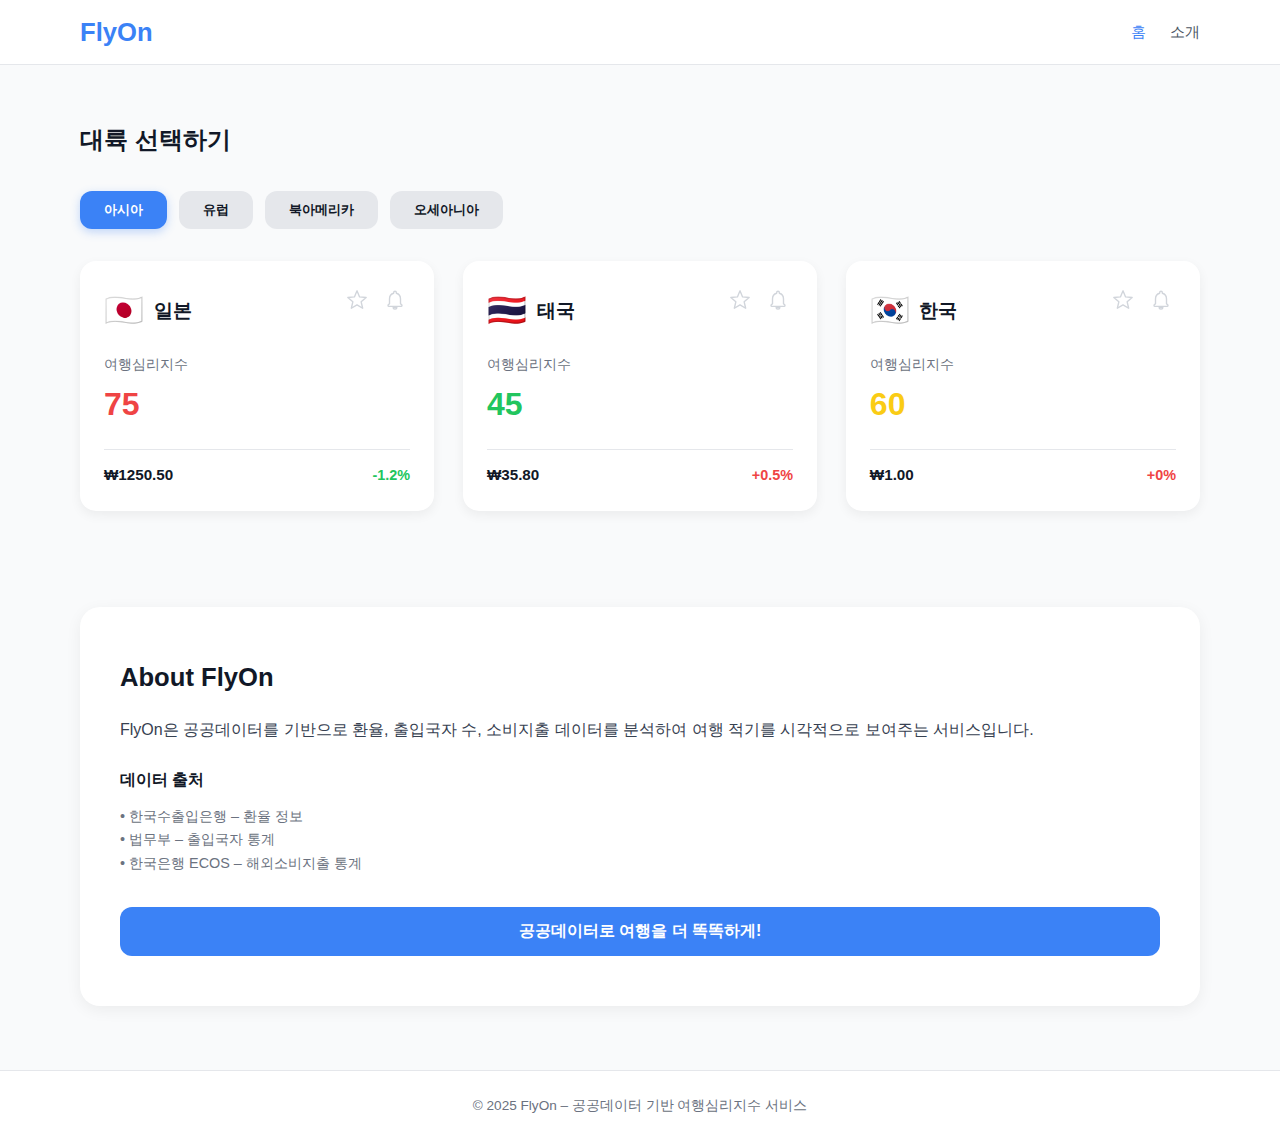
<file: frontend/index.html>
<!DOCTYPE html>
<html lang="ko">
  <head>
    <meta charset="UTF-8" />
    <meta name="viewport" content="width=device-width, initial-scale=1.0" />
    <title>FlyOn – 여행심리지수</title>
    <link rel="stylesheet" href="css/style.css" />
  </head>

  <body>
    <!-- ================= Header ================= -->
    <header>
      <div class="header-container">
        <div class="logo">FlyOn</div>
        <nav class="nav-links">
          <a href="#" class="active">홈</a>
          <a href="#">소개</a>
        </nav>
      </div>
    </header>

    <!-- ================= Main ================= -->
    <main class="container">
      <section>
        <h2>대륙 선택하기</h2>
        <div id="continent-buttons"></div>
      </section>

      <section id="country-list"></section>

      <section id="about-section">
        <h2>About FlyOn</h2>
        <p>
          FlyOn은 공공데이터를 기반으로 환율, 출입국자 수, 소비지출 데이터를 분석하여 여행 적기를 시각적으로
          보여주는 서비스입니다.
        </p>

        <h3>데이터 출처</h3>
        <ul>
          <li>• 한국수출입은행 – 환율 정보</li>
          <li>• 법무부 – 출입국자 통계</li>
          <li>• 한국은행 ECOS – 해외소비지출 통계</li>
        </ul>

        <button class="about-button">공공데이터로 여행을 더 똑똑하게!</button>
      </section>
    </main>

    <!-- ================= Footer ================= -->
    <footer>
      <p>© 2025 FlyOn – 공공데이터 기반 여행심리지수 서비스</p>
    </footer>

    <!-- ================= Scripts ================= -->
    <script src="js/common.js"></script>
    <script src="js/list.js"></script>
  </body>
</html>
</file>
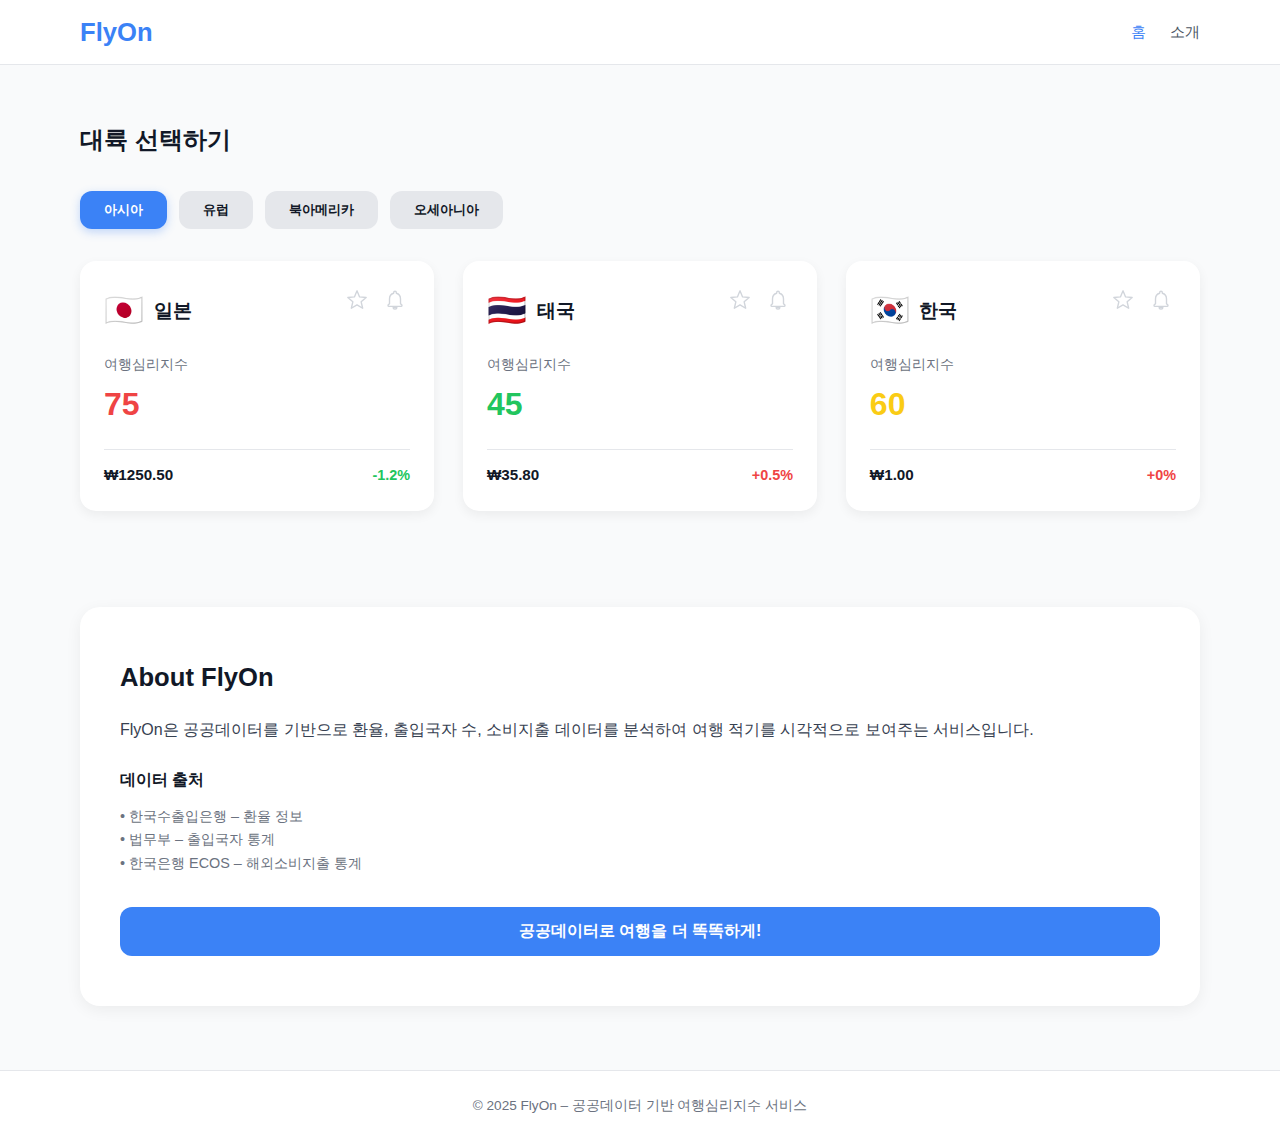
<file: frontend/frontend/index.html>
<!DOCTYPE html>
<html lang="ko">
  <head>
    <meta charset="UTF-8" />
    <meta name="viewport" content="width=device-width, initial-scale=1.0" />
    <title>FlyOn – 여행심리지수</title>
    <link rel="stylesheet" href="css/style.css" />
  </head>

  <body>
    <!-- ================= Header ================= -->
    <header>
      <div class="header-container">
        <div class="logo">FlyOn</div>
        <nav class="nav-links">
          <a href="#" class="active">홈</a>
          <a href="#">소개</a>
        </nav>
      </div>
    </header>

    <!-- ================= Main ================= -->
    <main class="container">
      <section>
        <h2>대륙 선택하기</h2>
        <div id="continent-buttons"></div>
      </section>

      <section id="country-list"></section>

      <section id="about-section">
        <h2>About FlyOn</h2>
        <p>
          FlyOn은 공공데이터를 기반으로 환율, 출입국자 수, 소비지출 데이터를 분석하여 여행 적기를 시각적으로
          보여주는 서비스입니다.
        </p>

        <h3>데이터 출처</h3>
        <ul>
          <li>• 한국수출입은행 – 환율 정보</li>
          <li>• 법무부 – 출입국자 통계</li>
          <li>• 한국은행 ECOS – 해외소비지출 통계</li>
        </ul>

        <button class="about-button">공공데이터로 여행을 더 똑똑하게!</button>
      </section>
    </main>

    <!-- ================= Footer ================= -->
    <footer>
      <p>© 2025 FlyOn – 공공데이터 기반 여행심리지수 서비스</p>
    </footer>

    <!-- ================= Scripts ================= -->
    <script src="js/common.js"></script>
    <script src="js/list.js"></script>
  </body>
</html>
</file>
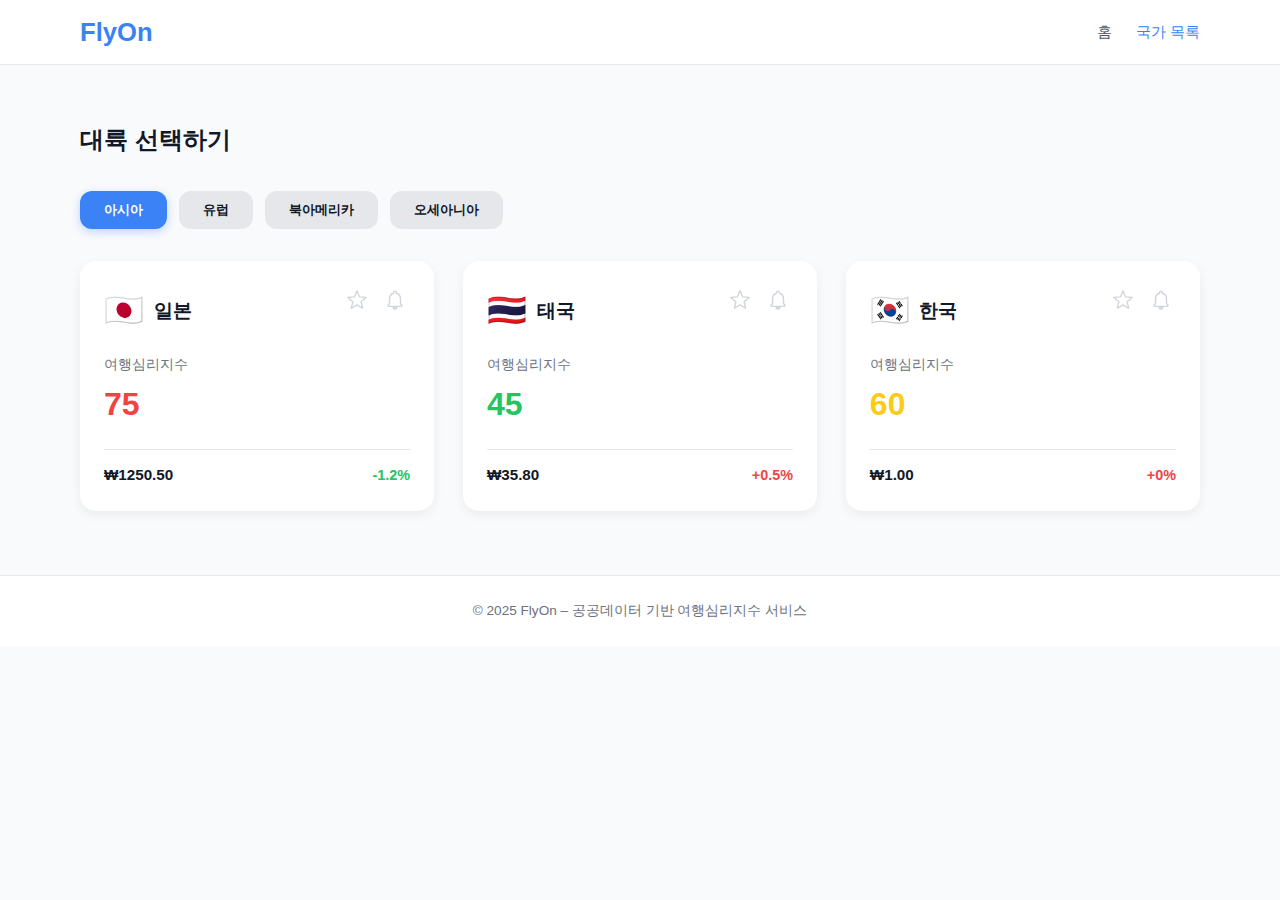
<file: frontend/list.html>
<!DOCTYPE html>
<html lang="ko">
  <head>
    <meta charset="UTF-8" />
    <meta name="viewport" content="width=device-width, initial-scale=1.0" />
    <title>FlyOn – 국가 목록</title>
    <link rel="stylesheet" href="css/style.css" />
  </head>

  <body>
    <header>
      <div class="header-container">
        <div class="logo">FlyOn</div>
        <nav class="nav-links">
          <a href="index.html">홈</a>
          <a href="#" class="active">국가 목록</a>
        </nav>
      </div>
    </header>

    <main class="container">
      <section>
        <h2>대륙 선택하기</h2>
        <div id="continent-buttons"></div>
      </section>

      <section id="country-list"></section>
    </main>

    <footer>
      <p>© 2025 FlyOn – 공공데이터 기반 여행심리지수 서비스</p>
    </footer>

    <script src="src/js/common.js"></script>
    <script src="src/js/list.js"></script>
  </body>
</html>
</file>
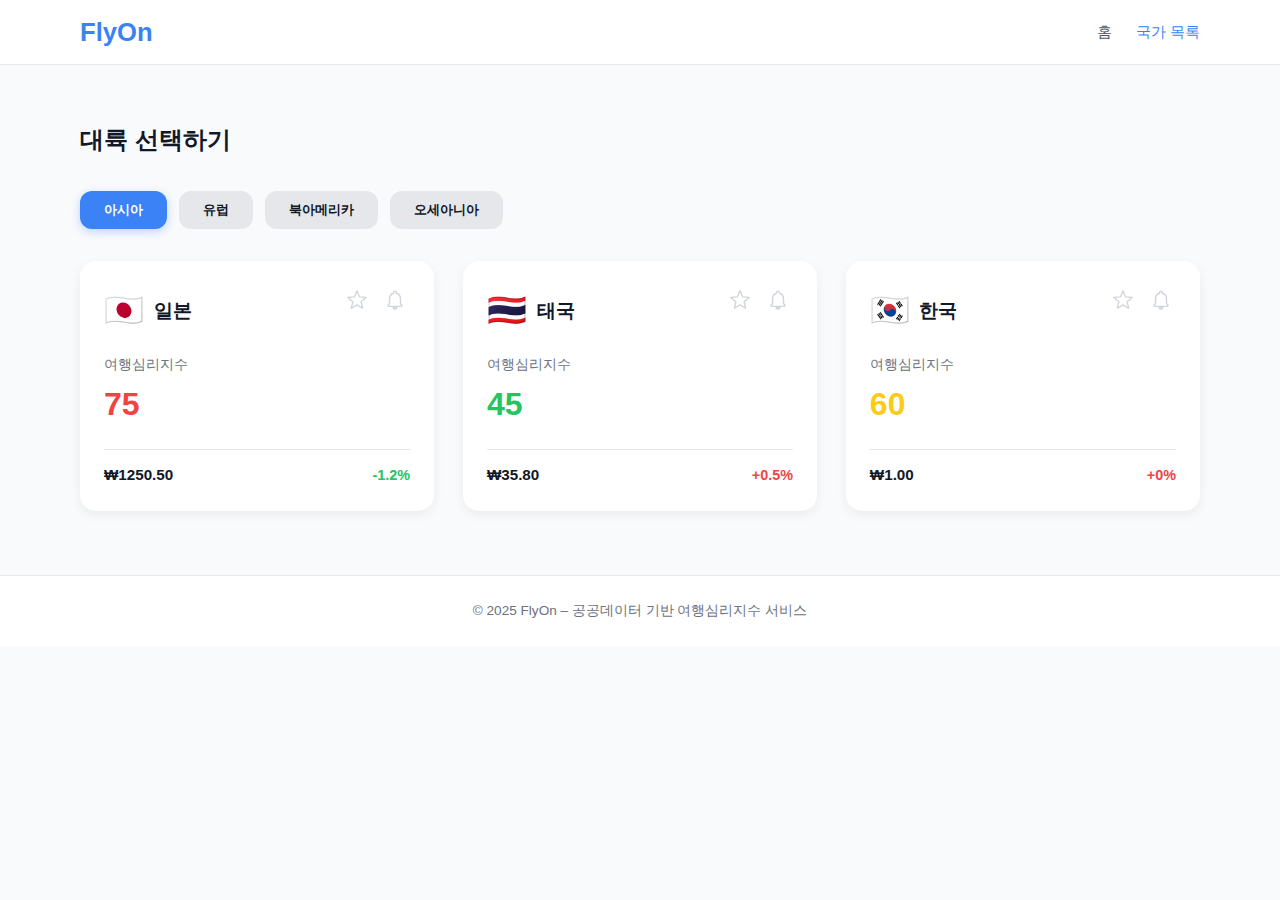
<file: frontend/frontend/list.html>
<!DOCTYPE html>
<html lang="ko">
  <head>
    <meta charset="UTF-8" />
    <meta name="viewport" content="width=device-width, initial-scale=1.0" />
    <title>FlyOn – 국가 목록</title>
    <link rel="stylesheet" href="css/style.css" />
  </head>

  <body>
    <header>
      <div class="header-container">
        <div class="logo">FlyOn</div>
        <nav class="nav-links">
          <a href="index.html">홈</a>
          <a href="#" class="active">국가 목록</a>
        </nav>
      </div>
    </header>

    <main class="container">
      <section>
        <h2>대륙 선택하기</h2>
        <div id="continent-buttons"></div>
      </section>

      <section id="country-list"></section>
    </main>

    <footer>
      <p>© 2025 FlyOn – 공공데이터 기반 여행심리지수 서비스</p>
    </footer>

    <script src="js/common.js"></script>
    <script src="js/list.js"></script>
  </body>
</html>
</file>
<file: frontend/css/style.css>
/* ===========================
   Global Reset
=========================== */
* {
  box-sizing: border-box;
  margin: 0;
  padding: 0;
}

body {
  font-family: "Noto Sans KR", sans-serif;
  background-color: #f9fafb;
  color: #111827;
  line-height: 1.6;
}

/* ===========================
   Header
=========================== */
header {
  background: #fff;
  border-bottom: 1px solid #e5e7eb;
  position: sticky;
  top: 0;
  z-index: 10;
}

.header-container {
  max-width: 1440px;
  margin: 0 auto;
  height: 64px;
  padding: 0 80px;
  display: flex;
  align-items: center;
  justify-content: space-between;
}

.logo {
  font-size: 1.6rem;
  font-weight: 700;
  color: #3b82f6;
}

.nav-links {
  display: flex;
  gap: 1.5rem;
}

.nav-links a {
  text-decoration: none;
  font-weight: 500;
  font-size: 0.95rem;
  color: #4b5563;
  transition: color 0.2s;
}

.nav-links a:hover,
.nav-links a.active {
  color: #3b82f6;
}

/* ===========================
   Layout
=========================== */
.container {
  max-width: 1440px;
  margin: 0 auto;
  padding: 0 80px;
}

/* “대륙 선택하기” 위쪽 간격 */
.container section:first-of-type {
  margin-top: 3.5rem;
}

/* ===========================
   대륙 선택하기 버튼
=========================== */
#continent-buttons {
  display: flex;
  gap: 0.75rem;
  flex-wrap: wrap;
  margin-top: 2rem;
}

.continent-btn {
  background: #e5e7eb;
  color: #111827;
  border: none;
  border-radius: 12px;
  padding: 10px 24px;
  font-weight: 600;
  cursor: pointer;
  transition: all 0.2s ease;
}

.continent-btn.active {
  background: #3b82f6;
  color: #fff;
  box-shadow: 0 3px 10px rgba(59, 130, 246, 0.3);
}

.continent-btn:hover {
  background: #d1d5db;
}

/* ===========================
   국가 카드 목록
=========================== */
#country-list {
  margin-top: 2rem;
  display: grid;
  grid-template-columns: repeat(auto-fit, minmax(300px, 1fr));
  gap: 1.8rem;
}

.country-card {
  background: #fff;
  border-radius: 16px;
  padding: 24px;
  box-shadow: 0 4px 12px rgba(0, 0, 0, 0.06);
  transition: transform 0.25s ease, box-shadow 0.25s ease;
  cursor: pointer;
}

.country-card:hover {
  transform: scale(1.02);
  box-shadow: 0 8px 18px rgba(0, 0, 0, 0.08);
}

.country-header {
  display: flex;
  justify-content: space-between;
  align-items: flex-start;
}

.icon-group {
  display: flex;
  align-items: center;
  gap: 0.5rem;
}

.icon-btn {
  background: none;
  border: none;
  cursor: pointer;
  padding: 4px;
}

.icon {
  width: 22px;
  height: 22px;
  overflow: visible;
  transition: transform 0.15s ease;
}

.icon-btn:hover .icon {
  transform: scale(1.15);
}

.country-body {
  margin-top: 1rem;
}

.country-body .label {
  color: #6b7280;
  font-size: 0.9rem;
}

.country-body .sentiment {
  font-size: 2rem;
  font-weight: 700;
  margin-top: 0.2rem;
}

.country-footer {
  margin-top: 1.2rem;
  display: flex;
  justify-content: space-between;
  align-items: center;
  border-top: 1px solid #e5e7eb;
  padding-top: 0.8rem;
}

.country-footer .rate {
  font-weight: 600;
  font-size: 0.95rem;
}

.country-footer .change {
  font-weight: 600;
  font-size: 0.9rem;
}
/* ===========================
   상세 페이지
=========================== */
#country-detail {
  background: #fff;
  border-radius: 20px;
  padding: 40px;
  margin-top: 3rem;
  box-shadow: 0 8px 18px rgba(0, 0, 0, 0.08);
  display: block;
  animation: fadeIn 0.3s ease-in-out;
}

/* 차트 영역 */
.detail-charts {
  display: grid;
  grid-template-columns: repeat(auto-fit, minmax(320px, 1fr));
  gap: 1.5rem;
  margin-top: 2.5rem;
}

.chart-box {
  background: #f9fafb;
  border-radius: 12px;
  padding: 20px;
  min-height: 300px;
  display: flex;
  flex-direction: column;
}

.chart-box canvas {
  flex: 1;
  width: 100% !important;
  height: 220px !important;
}

/* 닫기 버튼 */
.close-area {
  display: flex;
  justify-content: flex-end;
  margin-top: 2.5rem;
}

#close-detail {
  display: flex;
  align-items: center;
  justify-content: center;
  gap: 8px;
  background: #ef4444;
  border: none;
  border-radius: 12px;
  padding: 10px 20px;
  color: #fff;
  font-weight: 600;
  cursor: pointer;
  transition: all 0.2s ease;
}

#close-detail:hover {
  background: #dc2626;
  transform: scale(1.05);
}

/* ===========================
   About FlyOn
=========================== */
#about-section {
  background: #fff;
  border-radius: 20px;
  padding: 50px 40px;
  margin-top: 6rem;
  box-shadow: 0 4px 16px rgba(0, 0, 0, 0.06);
}

#about-section h2 {
  font-size: 1.6rem;
  font-weight: 700;
  margin-bottom: 1.2rem;
}

#about-section p {
  color: #374151;
  margin-bottom: 1.5rem;
}

#about-section h3 {
  font-size: 1rem;
  font-weight: 700;
  margin-top: 1rem;
  margin-bottom: 0.8rem;
}

#about-section ul {
  list-style: none;
  font-size: 0.9rem;
  color: #6b7280;
}

.about-button {
  display: block;
  width: 100%;
  background: #3b82f6;
  color: white;
  font-weight: 600;
  padding: 14px 0;
  border: none;
  border-radius: 12px;
  font-size: 1rem;
  margin-top: 2rem;
  cursor: pointer;
  transition: background 0.2s ease;
}

.about-button:hover {
  background: #2563eb;
}

/* ===========================
   Footer
=========================== */
footer {
  background: #fff;
  border-top: 1px solid #e5e7eb;
  padding: 24px 0;
  margin-top: 4rem;
  text-align: center;
  color: #6b7280;
  font-size: 0.85rem;
}

/* ===========================
   Animations
=========================== */
@keyframes fadeIn {
  from {
    opacity: 0;
    transform: translateY(8px);
  }
  to {
    opacity: 1;
    transform: translateY(0);
  }
}
/* ===========================
   Chart Grid (그래프 그리드)
=========================== */
.chart-grid {
  margin-top: 2rem;
  display: grid;
  grid-template-columns: repeat(auto-fit, minmax(300px, 1fr));
  gap: 1.5rem;
}

.chart-grid canvas {
  width: 100%;
  height: 220px !important; /* 그래프 높이 고정 */
}

/* ===========================
   Detail Header
=========================== */
.detail-header {
  display: flex;
  justify-content: space-between;
  align-items: start;
  margin-bottom: 1.5rem;
}

/* ===========================
   Summary Section
=========================== */
.summary-section {
  margin-top: 1.5rem;
  display: grid;
  grid-template-columns: repeat(auto-fit, minmax(300px, 1fr));
  gap: 1.5rem;
}

.summary-box {
  border-radius: 16px;
  background: #f9fafb;
  padding: 1.5rem;
}

/* ===========================
   Sentiment (심리지수 박스)
=========================== */
.sentiment-box .label {
  color: #6b7280;
  font-size: 0.9rem;
}

.sentiment-box .score {
  font-size: 2.5rem;
  font-weight: 700;
}

.sentiment-box .status {
  font-size: 1rem;
  font-weight: 500;
  margin-top: 0.3rem;
}

/* ===========================
   Info Box (요약 설명)
=========================== */
.info-box h4 {
  font-size: 1rem;
  font-weight: 700;
  margin-bottom: 0.8rem;
}

.info-box ul {
  margin-bottom: 0.8rem;
  color: #4b5563;
  font-size: 0.9rem;
}

.info-box .desc {
  color: #6b7280;
  font-size: 0.85rem;
  line-height: 1.4;
}
.detail-header {
  display: flex;
  justify-content: space-between;
  align-items: center;
  margin-bottom: 1.5rem;
}
</file>
<file: frontend/frontend/css/style.css>
/* ===========================
   Global Reset
=========================== */
* {
  box-sizing: border-box;
  margin: 0;
  padding: 0;
}

body {
  font-family: "Noto Sans KR", sans-serif;
  background-color: #f9fafb;
  color: #111827;
  line-height: 1.6;
}

/* ===========================
   Header
=========================== */
header {
  background: #fff;
  border-bottom: 1px solid #e5e7eb;
  position: sticky;
  top: 0;
  z-index: 10;
}

.header-container {
  max-width: 1440px;
  margin: 0 auto;
  height: 64px;
  padding: 0 80px;
  display: flex;
  align-items: center;
  justify-content: space-between;
}

.logo {
  font-size: 1.6rem;
  font-weight: 700;
  color: #3b82f6;
}

.nav-links {
  display: flex;
  gap: 1.5rem;
}

.nav-links a {
  text-decoration: none;
  font-weight: 500;
  font-size: 0.95rem;
  color: #4b5563;
  transition: color 0.2s;
}

.nav-links a:hover,
.nav-links a.active {
  color: #3b82f6;
}

/* ===========================
   Layout
=========================== */
.container {
  max-width: 1440px;
  margin: 0 auto;
  padding: 0 80px;
}

/* “대륙 선택하기” 위쪽 간격 */
.container section:first-of-type {
  margin-top: 3.5rem;
}

/* ===========================
   대륙 선택하기 버튼
=========================== */
#continent-buttons {
  display: flex;
  gap: 0.75rem;
  flex-wrap: wrap;
  margin-top: 2rem;
}

.continent-btn {
  background: #e5e7eb;
  color: #111827;
  border: none;
  border-radius: 12px;
  padding: 10px 24px;
  font-weight: 600;
  cursor: pointer;
  transition: all 0.2s ease;
}

.continent-btn.active {
  background: #3b82f6;
  color: #fff;
  box-shadow: 0 3px 10px rgba(59, 130, 246, 0.3);
}

.continent-btn:hover {
  background: #d1d5db;
}

/* ===========================
   국가 카드 목록
=========================== */
#country-list {
  margin-top: 2rem;
  display: grid;
  grid-template-columns: repeat(auto-fit, minmax(300px, 1fr));
  gap: 1.8rem;
}

.country-card {
  background: #fff;
  border-radius: 16px;
  padding: 24px;
  box-shadow: 0 4px 12px rgba(0, 0, 0, 0.06);
  transition: transform 0.25s ease, box-shadow 0.25s ease;
  cursor: pointer;
}

.country-card:hover {
  transform: scale(1.02);
  box-shadow: 0 8px 18px rgba(0, 0, 0, 0.08);
}

.country-header {
  display: flex;
  justify-content: space-between;
  align-items: flex-start;
}

.icon-group {
  display: flex;
  align-items: center;
  gap: 0.5rem;
}

.icon-btn {
  background: none;
  border: none;
  cursor: pointer;
  padding: 4px;
}

.icon {
  width: 22px;
  height: 22px;
  overflow: visible;
  transition: transform 0.15s ease;
}

.icon-btn:hover .icon {
  transform: scale(1.15);
}

.country-body {
  margin-top: 1rem;
}

.country-body .label {
  color: #6b7280;
  font-size: 0.9rem;
}

.country-body .sentiment {
  font-size: 2rem;
  font-weight: 700;
  margin-top: 0.2rem;
}

.country-footer {
  margin-top: 1.2rem;
  display: flex;
  justify-content: space-between;
  align-items: center;
  border-top: 1px solid #e5e7eb;
  padding-top: 0.8rem;
}

.country-footer .rate {
  font-weight: 600;
  font-size: 0.95rem;
}

.country-footer .change {
  font-weight: 600;
  font-size: 0.9rem;
}
/* ===========================
   상세 페이지
=========================== */
#country-detail {
  background: #fff;
  border-radius: 20px;
  padding: 40px;
  margin-top: 3rem;
  box-shadow: 0 8px 18px rgba(0, 0, 0, 0.08);
  display: block;
  animation: fadeIn 0.3s ease-in-out;
}

/* 차트 영역 */
.detail-charts {
  display: grid;
  grid-template-columns: repeat(auto-fit, minmax(320px, 1fr));
  gap: 1.5rem;
  margin-top: 2.5rem;
}

.chart-box {
  background: #f9fafb;
  border-radius: 12px;
  padding: 20px;
  min-height: 300px;
  display: flex;
  flex-direction: column;
}

.chart-box canvas {
  flex: 1;
  width: 100% !important;
  height: 220px !important;
}

/* 닫기 버튼 */
.close-area {
  display: flex;
  justify-content: flex-end;
  margin-top: 2.5rem;
}

#close-detail {
  display: flex;
  align-items: center;
  justify-content: center;
  gap: 8px;
  background: #ef4444;
  border: none;
  border-radius: 12px;
  padding: 10px 20px;
  color: #fff;
  font-weight: 600;
  cursor: pointer;
  transition: all 0.2s ease;
}

#close-detail:hover {
  background: #dc2626;
  transform: scale(1.05);
}

/* ===========================
   About FlyOn
=========================== */
#about-section {
  background: #fff;
  border-radius: 20px;
  padding: 50px 40px;
  margin-top: 6rem;
  box-shadow: 0 4px 16px rgba(0, 0, 0, 0.06);
}

#about-section h2 {
  font-size: 1.6rem;
  font-weight: 700;
  margin-bottom: 1.2rem;
}

#about-section p {
  color: #374151;
  margin-bottom: 1.5rem;
}

#about-section h3 {
  font-size: 1rem;
  font-weight: 700;
  margin-top: 1rem;
  margin-bottom: 0.8rem;
}

#about-section ul {
  list-style: none;
  font-size: 0.9rem;
  color: #6b7280;
}

.about-button {
  display: block;
  width: 100%;
  background: #3b82f6;
  color: white;
  font-weight: 600;
  padding: 14px 0;
  border: none;
  border-radius: 12px;
  font-size: 1rem;
  margin-top: 2rem;
  cursor: pointer;
  transition: background 0.2s ease;
}

.about-button:hover {
  background: #2563eb;
}

/* ===========================
   Footer
=========================== */
footer {
  background: #fff;
  border-top: 1px solid #e5e7eb;
  padding: 24px 0;
  margin-top: 4rem;
  text-align: center;
  color: #6b7280;
  font-size: 0.85rem;
}

/* ===========================
   Animations
=========================== */
@keyframes fadeIn {
  from {
    opacity: 0;
    transform: translateY(8px);
  }
  to {
    opacity: 1;
    transform: translateY(0);
  }
}
/* ===========================
   Chart Grid (그래프 그리드)
=========================== */
.chart-grid {
  margin-top: 2rem;
  display: grid;
  grid-template-columns: repeat(auto-fit, minmax(300px, 1fr));
  gap: 1.5rem;
}

.chart-grid canvas {
  width: 100%;
  height: 220px !important; /* 그래프 높이 고정 */
}

/* ===========================
   Detail Header
=========================== */
.detail-header {
  display: flex;
  justify-content: space-between;
  align-items: start;
  margin-bottom: 1.5rem;
}

/* ===========================
   Summary Section
=========================== */
.summary-section {
  margin-top: 1.5rem;
  display: grid;
  grid-template-columns: repeat(auto-fit, minmax(300px, 1fr));
  gap: 1.5rem;
}

.summary-box {
  border-radius: 16px;
  background: #f9fafb;
  padding: 1.5rem;
}

/* ===========================
   Sentiment (심리지수 박스)
=========================== */
.sentiment-box .label {
  color: #6b7280;
  font-size: 0.9rem;
}

.sentiment-box .score {
  font-size: 2.5rem;
  font-weight: 700;
}

.sentiment-box .status {
  font-size: 1rem;
  font-weight: 500;
  margin-top: 0.3rem;
}

/* ===========================
   Info Box (요약 설명)
=========================== */
.info-box h4 {
  font-size: 1rem;
  font-weight: 700;
  margin-bottom: 0.8rem;
}

.info-box ul {
  margin-bottom: 0.8rem;
  color: #4b5563;
  font-size: 0.9rem;
}

.info-box .desc {
  color: #6b7280;
  font-size: 0.85rem;
  line-height: 1.4;
}
.detail-header {
  display: flex;
  justify-content: space-between;
  align-items: center;
  margin-bottom: 1.5rem;
}
</file>
